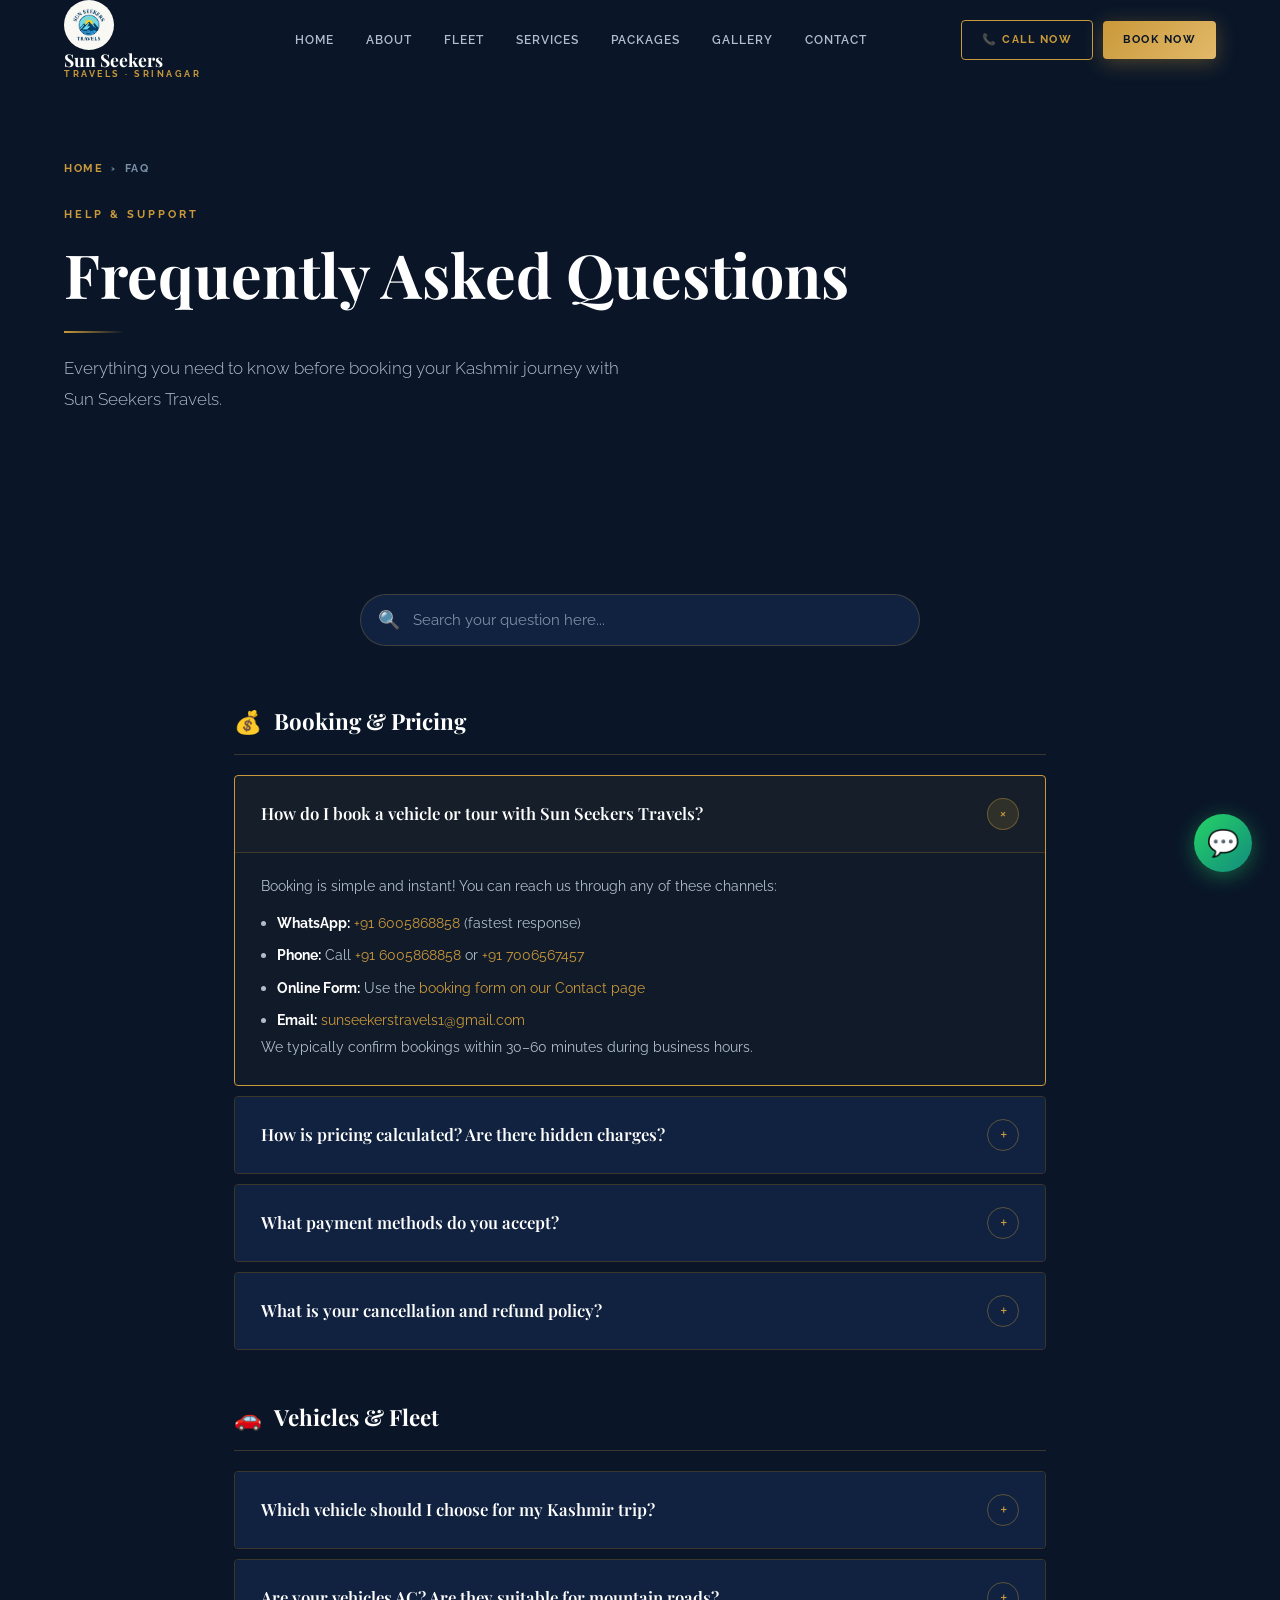
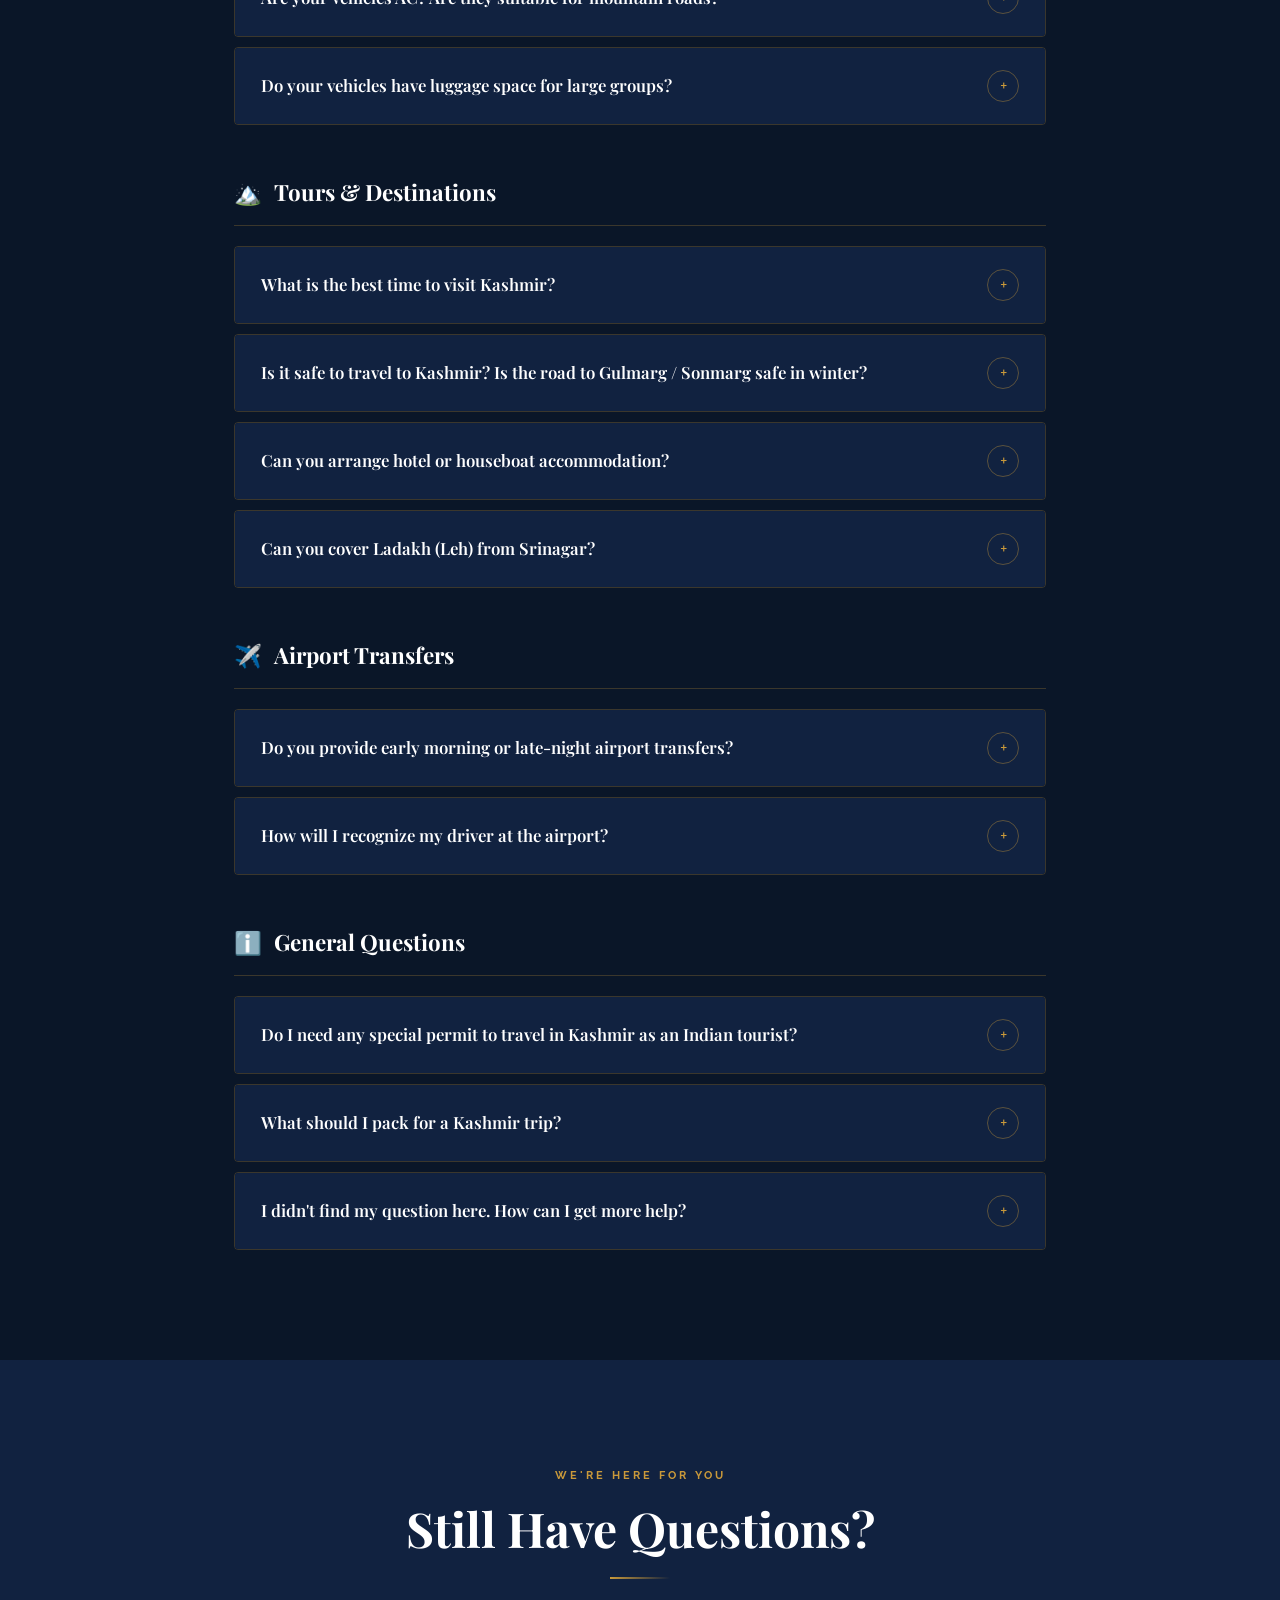
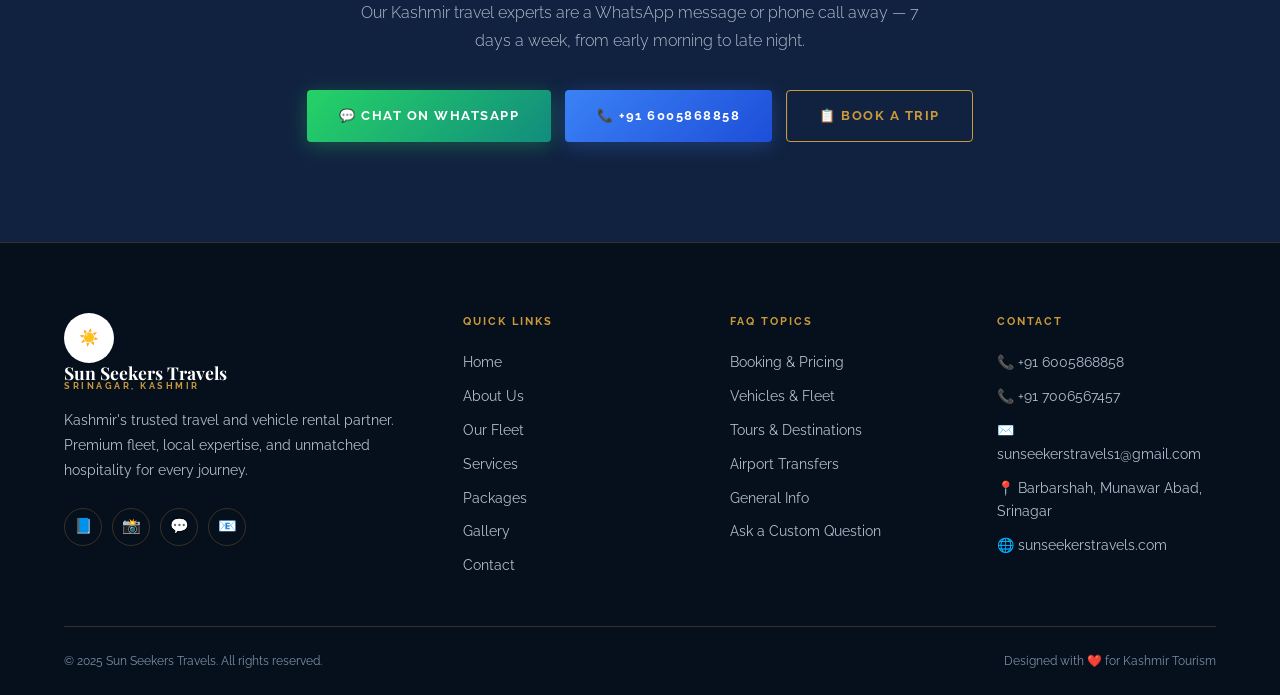
<file: faq.html>
<!DOCTYPE html>
<html lang="en">
<head>
<meta charset="UTF-8">
<meta name="viewport" content="width=device-width, initial-scale=1.0">
<meta name="description" content="Frequently asked questions about Sun Seekers Travels — Kashmir tours, vehicle booking, pricing, cancellation policy, and more. Get all your answers here.">
<title>FAQ | Sun Seekers Travels – Common Questions Answered</title>
<link rel="stylesheet" href="styles.css">
<link rel="icon" href="data:image/svg+xml,<svg xmlns='http://www.w3.org/2000/svg' viewBox='0 0 100 100'><text y='.9em' font-size='90'>☀️</text></svg>">
<style>
.faq-item {
  border: 1px solid var(--border);
  border-radius: var(--radius);
  margin-bottom: 10px;
  overflow: hidden;
  transition: border-color var(--transition);
}
.faq-item:hover { border-color: rgba(201,153,58,0.5); }
.faq-item.open { border-color: var(--gold); }

.faq-question {
  display: flex;
  align-items: center;
  justify-content: space-between;
  gap: 16px;
  padding: 22px 26px;
  cursor: pointer;
  background: var(--navy-mid);
  transition: background var(--transition);
  user-select: none;
}
.faq-question:hover, .faq-item.open .faq-question {
  background: rgba(201,153,58,0.06);
}
.faq-q-text {
  font-family: 'Playfair Display', serif;
  font-size: 1.05rem;
  font-weight: 600;
  line-height: 1.4;
  flex: 1;
}
.faq-icon {
  width: 32px; height: 32px;
  border-radius: 50%;
  border: 1.5px solid rgba(201,153,58,0.4);
  display: flex; align-items: center; justify-content: center;
  color: var(--gold);
  font-size: 1.1rem;
  transition: transform 0.3s ease, background 0.3s ease;
  flex-shrink: 0;
}
.faq-item.open .faq-icon {
  transform: rotate(45deg);
  background: rgba(201,153,58,0.15);
}

.faq-answer {
  display: none;
  padding: 0 26px 24px;
  background: rgba(201,153,58,0.03);
  border-top: 1px solid var(--border);
  font-size: 0.9rem;
  color: var(--text-light);
  line-height: 1.85;
  padding-top: 20px;
}
.faq-item.open .faq-answer { display: block; }
.faq-answer a { color: var(--gold); }
.faq-answer strong { color: var(--white); }
.faq-answer ul { margin: 10px 0 0 16px; display: flex; flex-direction: column; gap: 6px; }
.faq-answer ul li { list-style: disc; }

.faq-category-title {
  font-family: 'Playfair Display', serif;
  font-size: 1.4rem;
  font-weight: 700;
  margin-bottom: 20px;
  padding-bottom: 14px;
  border-bottom: 1px solid var(--border);
  display: flex;
  align-items: center;
  gap: 12px;
}

.faq-search-wrap {
  position: relative;
  max-width: 560px;
  margin: 0 auto 56px;
}
.faq-search-icon {
  position: absolute;
  left: 18px;
  top: 50%;
  transform: translateY(-50%);
  font-size: 18px;
  pointer-events: none;
}
#faqSearch {
  width: 100%;
  background: var(--navy-mid);
  border: 1.5px solid var(--border);
  border-radius: 50px;
  padding: 16px 24px 16px 52px;
  font-family: 'Raleway', sans-serif;
  font-size: 0.95rem;
  color: var(--white);
  outline: none;
  transition: var(--transition);
}
#faqSearch:focus {
  border-color: var(--gold);
  box-shadow: 0 0 0 3px rgba(201,153,58,0.12);
}
#faqSearch::placeholder { color: var(--text-mid); }
</style>
</head>
<body>

<!-- NAVBAR -->
<nav class="navbar scrolled" id="navbar">
  <div class="nav-inner">
    <a href="index.html" class="nav-logo">
     <div class="nav-logo-icon">
  <img src="logo.png" alt="Logo">
</div>
      <div class="nav-logo-text">
        <span class="nav-logo-name">Sun Seekers</span>
        <span class="nav-logo-sub">Travels · Srinagar</span>
      </div>
    </a>
    <div class="nav-links">
      <a href="index.html">Home</a>
      <a href="about.html">About</a>
      <a href="fleet.html">Fleet</a>
      <a href="services.html">Services</a>
      <a href="packages.html">Packages</a>
      <a href="gallery.html">Gallery</a>
      <a href="contact.html">Contact</a>
    </div>
    <div class="nav-cta">
      <a href="tel:+916005868858" class="btn btn-outline">📞 Call Now</a>
      <a href="contact.html" class="btn btn-gold">Book Now</a>
    </div>
    <button class="hamburger" aria-label="Menu"><span></span><span></span><span></span></button>
  </div>
</nav>
<div class="mobile-nav">
  <a href="index.html">Home</a><a href="about.html">About Us</a><a href="fleet.html">Our Fleet</a>
  <a href="services.html">Services</a><a href="packages.html">Packages</a>
  <a href="gallery.html">Gallery</a><a href="contact.html">Contact</a>
  <div class="mobile-btns">
    <a href="tel:+916005868858" class="btn btn-outline">📞 +91 6005868858</a>
    <a href="https://wa.me/916005868858" class="btn btn-whatsapp">💬 WhatsApp Us</a>
    <a href="contact.html" class="btn btn-gold">✈️ Book a Trip</a>
  </div>
</div>

<!-- PAGE HERO -->
<section class="page-hero">
  <div class="page-hero-bg" style="background-image:url('https://images.unsplash.com/photo-1487730116645-74489c95b41b?w=1600&q=85')"></div>
  <div class="page-hero-overlay"></div>
  <div class="container page-hero-content">
    <div class="breadcrumb"><a href="index.html">Home</a> <span>›</span> FAQ</div>
    <div class="tag">Help & Support</div>
    <h1 class="section-title" style="font-size:clamp(2.2rem,5vw,3.8rem)">Frequently Asked Questions</h1>
    <div class="divider"></div>
    <p style="color:var(--text-light);max-width:560px;font-size:1.05rem;line-height:1.8;font-weight:300">
      Everything you need to know before booking your Kashmir journey with Sun Seekers Travels.
    </p>
  </div>
</section>

<!-- FAQ CONTENT -->
<section class="section-pad">
  <div class="container" style="max-width:860px">

    <!-- Search -->
    <div class="faq-search-wrap reveal">
      <span class="faq-search-icon">🔍</span>
      <input type="text" id="faqSearch" placeholder="Search your question here...">
    </div>

    <!-- BOOKING & PRICING -->
    <div class="reveal" style="margin-bottom:48px">
      <h3 class="faq-category-title"><span>💰</span> Booking & Pricing</h3>

      <div class="faq-item open">
        <div class="faq-question" onclick="toggleFaq(this)">
          <span class="faq-q-text">How do I book a vehicle or tour with Sun Seekers Travels?</span>
          <span class="faq-icon">+</span>
        </div>
        <div class="faq-answer">
          Booking is simple and instant! You can reach us through any of these channels:
          <ul>
            <li><strong>WhatsApp:</strong> <a href="https://wa.me/916005868858">+91 6005868858</a> (fastest response)</li>
            <li><strong>Phone:</strong> Call <a href="tel:+916005868858">+91 6005868858</a> or <a href="tel:+917006567457">+91 7006567457</a></li>
            <li><strong>Online Form:</strong> Use the <a href="contact.html">booking form on our Contact page</a></li>
            <li><strong>Email:</strong> <a href="mailto:sunseekerstravels1@gmail.com">sunseekerstravels1@gmail.com</a></li>
          </ul>
          We typically confirm bookings within 30–60 minutes during business hours.
        </div>
      </div>

      <div class="faq-item">
        <div class="faq-question" onclick="toggleFaq(this)">
          <span class="faq-q-text">How is pricing calculated? Are there hidden charges?</span>
          <span class="faq-icon">+</span>
        </div>
        <div class="faq-answer">
          <strong>Never.</strong> At Sun Seekers Travels, we believe in complete pricing transparency. Our quotes include:
          <ul>
            <li>Vehicle cost for the quoted duration</li>
            <li>Driver charges and allowances</li>
            <li>Fuel, toll, and parking fees</li>
            <li>GST and applicable taxes</li>
          </ul>
          What we quote is exactly what you pay. If anything changes (extra distance, waiting time), we discuss it with you openly before charging.
        </div>
      </div>

      <div class="faq-item">
        <div class="faq-question" onclick="toggleFaq(this)">
          <span class="faq-q-text">What payment methods do you accept?</span>
          <span class="faq-icon">+</span>
        </div>
        <div class="faq-answer">
          We accept all major payment methods for your convenience:
          <ul>
            <li><strong>UPI</strong> — Google Pay, PhonePe, Paytm, BHIM</li>
            <li><strong>Bank Transfer</strong> — NEFT/IMPS/RTGS</li>
            <li><strong>Cash</strong> — Indian Rupees</li>
            <li><strong>Online</strong> — Link shared via WhatsApp</li>
          </ul>
          For group bookings, we typically request a 30% advance to confirm the reservation, with the balance due on the day of travel.
        </div>
      </div>

      <div class="faq-item">
        <div class="faq-question" onclick="toggleFaq(this)">
          <span class="faq-q-text">What is your cancellation and refund policy?</span>
          <span class="faq-icon">+</span>
        </div>
        <div class="faq-answer">
          We understand that travel plans can change. Our cancellation policy:
          <ul>
            <li><strong>7+ days before trip:</strong> Full refund of advance payment</li>
            <li><strong>3–6 days before trip:</strong> 50% refund of advance</li>
            <li><strong>1–2 days before trip:</strong> 25% refund</li>
            <li><strong>Same day cancellation:</strong> No refund (vehicle already deployed)</li>
            <li><strong>Weather-related cancellations:</strong> Full rescheduling, no penalty</li>
          </ul>
          We are always flexible for genuine emergencies — please reach out directly and we'll find a fair solution.
        </div>
      </div>

    </div>

    <!-- VEHICLES & FLEET -->
    <div class="reveal" style="margin-bottom:48px">
      <h3 class="faq-category-title"><span>🚗</span> Vehicles & Fleet</h3>

      <div class="faq-item">
        <div class="faq-question" onclick="toggleFaq(this)">
          <span class="faq-q-text">Which vehicle should I choose for my Kashmir trip?</span>
          <span class="faq-icon">+</span>
        </div>
        <div class="faq-answer">
          Here's a quick guide based on group size and comfort:
          <ul>
            <li><strong>1–4 people:</strong> Swift Dzire or Honda Amaze (sedans) — economical and comfortable</li>
            <li><strong>4–7 people:</strong> Toyota Innova or Innova Crysta — the most popular Kashmir choice</li>
            <li><strong>8–17 people:</strong> Force Urbania or Tempo Traveller</li>
            <li><strong>18–26 people:</strong> Large Tempo Traveller</li>
            <li><strong>30–50+ people:</strong> Standard or Luxury Bus</li>
          </ul>
          For mountain roads and winter travel, we always recommend the Innova Crysta or a 4WD vehicle.
        </div>
      </div>

      <div class="faq-item">
        <div class="faq-question" onclick="toggleFaq(this)">
          <span class="faq-q-text">Are your vehicles AC? Are they suitable for mountain roads?</span>
          <span class="faq-icon">+</span>
        </div>
        <div class="faq-answer">
          Yes — all our vehicles are fully air-conditioned. All vehicles are also <strong>mountain-road certified</strong> and regularly serviced specifically for Kashmir's terrain, including:
          <ul>
            <li>Snow tyres / chains for winter travel (fitted seasonally)</li>
            <li>Brake and suspension checks before every outstation trip</li>
            <li>GPS tracking installed in all vehicles</li>
            <li>First aid kits on board</li>
          </ul>
          Our drivers have years of experience driving Kashmir's high-altitude roads in all weather conditions.
        </div>
      </div>

      <div class="faq-item">
        <div class="faq-question" onclick="toggleFaq(this)">
          <span class="faq-q-text">Do your vehicles have luggage space for large groups?</span>
          <span class="faq-icon">+</span>
        </div>
        <div class="faq-answer">
          Yes. All our fleet vehicles have generous luggage compartments. For large groups with significant baggage, we recommend the <strong>Tempo Traveller</strong> or <strong>Force Urbania</strong>, both of which have dedicated overhead racks and rear storage. For buses, there is full undercarriage storage. If you have very large items (trekking gear, ski equipment, etc.), please mention it at booking so we can arrange appropriately.
        </div>
      </div>

    </div>

    <!-- TOURS & DESTINATIONS -->
    <div class="reveal" style="margin-bottom:48px">
      <h3 class="faq-category-title"><span>🏔️</span> Tours & Destinations</h3>

      <div class="faq-item">
        <div class="faq-question" onclick="toggleFaq(this)">
          <span class="faq-q-text">What is the best time to visit Kashmir?</span>
          <span class="faq-icon">+</span>
        </div>
        <div class="faq-answer">
          Kashmir is beautiful year-round, but each season offers something different:
          <ul>
            <li><strong>Spring (March–May):</strong> Tulip gardens, cherry blossoms, mild weather — most popular</li>
            <li><strong>Summer (June–August):</strong> Perfect temperature (15–25°C), all roads open, ideal for trekking</li>
            <li><strong>Autumn (Sept–Nov):</strong> Golden chinar leaves, crisp air, less crowded — photographers' favourite</li>
            <li><strong>Winter (Dec–Feb):</strong> Snowfall, skiing in Gulmarg, frozen Dal Lake — magical but cold</li>
          </ul>
          There is truly no "bad time" — just a different type of Kashmir magic in every season.
        </div>
      </div>

      <div class="faq-item">
        <div class="faq-question" onclick="toggleFaq(this)">
          <span class="faq-q-text">Is it safe to travel to Kashmir? Is the road to Gulmarg / Sonmarg safe in winter?</span>
          <span class="faq-icon">+</span>
        </div>
        <div class="faq-answer">
          <strong>Yes — Kashmir is very safe for tourists.</strong> The valley welcomes millions of visitors every year and tourism is thriving. Our drivers are experienced locals who:
          <ul>
            <li>Know every road condition and seasonal route</li>
            <li>Monitor weather and road closure alerts daily</li>
            <li>Have emergency contacts and safe stopover points mapped</li>
            <li>Never compromise on passenger safety for speed</li>
          </ul>
          In winter, mountain roads can be temporarily closed after heavy snowfall. We will always inform you in advance and suggest alternatives or rescheduling.
        </div>
      </div>

      <div class="faq-item">
        <div class="faq-question" onclick="toggleFaq(this)">
          <span class="faq-q-text">Can you arrange hotel or houseboat accommodation?</span>
          <span class="faq-icon">+</span>
        </div>
        <div class="faq-answer">
          While accommodation is not included in our standard vehicle packages, we have strong partnerships with hotels, guest houses, and houseboat owners across Kashmir. We can recommend and coordinate bookings for:
          <ul>
            <li>Traditional Kashmiri houseboats on Dal Lake</li>
            <li>Boutique hotels in Srinagar, Gulmarg, Pahalgam</li>
            <li>Budget guesthouses for backpackers</li>
            <li>Luxury resorts for premium travellers</li>
          </ul>
          Just let us know your preference and budget when booking, and we'll set everything up.
        </div>
      </div>

      <div class="faq-item">
        <div class="faq-question" onclick="toggleFaq(this)">
          <span class="faq-q-text">Can you cover Ladakh (Leh) from Srinagar?</span>
          <span class="faq-icon">+</span>
        </div>
        <div class="faq-answer">
          Yes! The <strong>Srinagar–Leh Highway</strong> is one of the most spectacular drives in the world. We offer Leh–Ladakh transfers via:
          <ul>
            <li>Srinagar → Leh via Sonamarg–Zoji La (open June–October)</li>
            <li>Multi-day Ladakh exploration packages</li>
            <li>Leh airport pickup and Nubra/Pangong tours</li>
          </ul>
          Contact us for availability and pricing — Leh routes require advance planning and special vehicle arrangements.
        </div>
      </div>

    </div>

    <!-- AIRPORT & TRANSFERS -->
    <div class="reveal" style="margin-bottom:48px">
      <h3 class="faq-category-title"><span>✈️</span> Airport Transfers</h3>

      <div class="faq-item">
        <div class="faq-question" onclick="toggleFaq(this)">
          <span class="faq-q-text">Do you provide early morning or late-night airport transfers?</span>
          <span class="faq-icon">+</span>
        </div>
        <div class="faq-answer">
          <strong>Absolutely — our airport transfer service runs 24/7.</strong> Whether your flight lands at 3 AM or you have a 5 AM departure, we will be there. We monitor flight status in real-time so we always know if there are delays. Just share your flight number with us when booking.
        </div>
      </div>

      <div class="faq-item">
        <div class="faq-question" onclick="toggleFaq(this)">
          <span class="faq-q-text">How will I recognize my driver at the airport?</span>
          <span class="faq-icon">+</span>
        </div>
        <div class="faq-answer">
          Our driver will be waiting in the <strong>arrivals hall with a name board</strong> showing your name (or "Sun Seekers Travels"). You'll also receive your driver's name, phone number, and vehicle number via WhatsApp before your flight lands. If there's any issue, you can call us directly on <a href="tel:+916005868858">+91 6005868858</a> and we'll guide you immediately.
        </div>
      </div>

    </div>

    <!-- GENERAL -->
    <div class="reveal">
      <h3 class="faq-category-title"><span>ℹ️</span> General Questions</h3>

      <div class="faq-item">
        <div class="faq-question" onclick="toggleFaq(this)">
          <span class="faq-q-text">Do I need any special permit to travel in Kashmir as an Indian tourist?</span>
          <span class="faq-icon">+</span>
        </div>
        <div class="faq-answer">
          <strong>No.</strong> Indian citizens can travel freely to all tourist areas of Jammu & Kashmir including Srinagar, Gulmarg, Pahalgam, and Sonmarg without any special permit. Only certain restricted border areas (like parts near the Line of Control) require additional permissions, and those are not typical tourist destinations. Foreign nationals may require a Protected Area Permit (PAP) for certain areas — we can advise on this based on your nationality.
        </div>
      </div>

      <div class="faq-item">
        <div class="faq-question" onclick="toggleFaq(this)">
          <span class="faq-q-text">What should I pack for a Kashmir trip?</span>
          <span class="faq-icon">+</span>
        </div>
        <div class="faq-answer">
          Packing depends on the season, but here are universal essentials:
          <ul>
            <li><strong>Year-round:</strong> Comfortable walking shoes, sunscreen (high altitude = strong UV), light jacket for evenings</li>
            <li><strong>Winter:</strong> Heavy thermal layers, waterproof jacket, snow boots, gloves, woolen socks</li>
            <li><strong>Summer:</strong> Light cotton clothes, rain poncho (July–August), sunglasses</li>
            <li><strong>All seasons:</strong> Power bank (limited charging at scenic spots), camera, valid ID</li>
          </ul>
          We're happy to give personalized packing advice based on your specific itinerary — just ask!
        </div>
      </div>

      <div class="faq-item">
        <div class="faq-question" onclick="toggleFaq(this)">
          <span class="faq-q-text">I didn't find my question here. How can I get more help?</span>
          <span class="faq-icon">+</span>
        </div>
        <div class="faq-answer">
          No worries at all! Our team is available every day and responds within minutes on WhatsApp. You can also call us directly.
          <br><br>
          <div style="display:flex;flex-wrap:wrap;gap:12px;margin-top:8px">
            <a href="https://wa.me/916005868858" class="btn btn-whatsapp" style="padding:11px 22px;font-size:12px" target="_blank">💬 WhatsApp Us</a>
            <a href="tel:+916005868858" class="btn btn-outline" style="padding:11px 22px;font-size:12px">📞 Call Now</a>
            <a href="contact.html" class="btn btn-gold" style="padding:11px 22px;font-size:12px">✉️ Contact Form</a>
          </div>
        </div>
      </div>

    </div>
  </div>
</section>

<!-- STILL HAVE QUESTIONS -->
<section class="section-pad section-dark" style="text-align:center">
  <div class="container reveal">
    <div class="tag">We're Here for You</div>
    <h2 class="section-title">Still Have Questions?</h2>
    <div class="divider center"></div>
    <p class="section-subtitle">Our Kashmir travel experts are a WhatsApp message or phone call away — 7 days a week, from early morning to late night.</p>
    <div style="display:flex;justify-content:center;flex-wrap:wrap;gap:14px;margin-top:36px">
      <a href="https://wa.me/916005868858" class="btn btn-whatsapp" target="_blank">💬 Chat on WhatsApp</a>
      <a href="tel:+916005868858" class="btn btn-call">📞 +91 6005868858</a>
      <a href="contact.html" class="btn btn-outline">📋 Book a Trip</a>
    </div>
  </div>
</section>

<!-- FOOTER -->
<footer class="footer">
  <div class="container">
    <div class="footer-grid">
      <div>
        <div class="nav-logo" style="margin-bottom:16px">
          <div class="nav-logo-icon">☀️</div>
          <div class="nav-logo-text"><span class="nav-logo-name">Sun Seekers Travels</span><span class="nav-logo-sub">Srinagar, Kashmir</span></div>
        </div>
        <p class="footer-desc">Kashmir's trusted travel and vehicle rental partner. Premium fleet, local expertise, and unmatched hospitality for every journey.</p>
        <div class="social-links">
          <a href="#" class="social-link">📘</a><a href="#" class="social-link">📸</a>
          <a href="https://wa.me/916005868858" class="social-link">💬</a>
          <a href="mailto:sunseekerstravels1@gmail.com" class="social-link">📧</a>
        </div>
      </div>
      <div>
        <h4 class="footer-heading">Quick Links</h4>
        <div class="footer-links">
          <a href="index.html">Home</a><a href="about.html">About Us</a><a href="fleet.html">Our Fleet</a>
          <a href="services.html">Services</a><a href="packages.html">Packages</a>
          <a href="gallery.html">Gallery</a><a href="contact.html">Contact</a>
        </div>
      </div>
      <div>
        <h4 class="footer-heading">FAQ Topics</h4>
        <div class="footer-links">
          <a href="faq.html#booking">Booking & Pricing</a>
          <a href="faq.html#vehicles">Vehicles & Fleet</a>
          <a href="faq.html#tours">Tours & Destinations</a>
          <a href="faq.html#airport">Airport Transfers</a>
          <a href="faq.html#general">General Info</a>
          <a href="contact.html">Ask a Custom Question</a>
        </div>
      </div>
      <div>
        <h4 class="footer-heading">Contact</h4>
        <div class="footer-links">
          <a href="tel:+916005868858">📞 +91 6005868858</a>
          <a href="tel:+917006567457">📞 +91 7006567457</a>
          <a href="mailto:sunseekerstravels1@gmail.com">✉️ sunseekerstravels1@gmail.com</a>
          <a href="contact.html">📍 Barbarshah, Munawar Abad, Srinagar</a>
          <a href="http://sunseekerstravels.com" target="_blank">🌐 sunseekerstravels.com</a>
        </div>
      </div>
    </div>
    <div class="footer-bottom">
      <span>© 2025 Sun Seekers Travels. All rights reserved.</span>
      <span>Designed with ❤️ for Kashmir Tourism</span>
    </div>
  </div>
</footer>

<a href="https://wa.me/916005868858?text=Hello%20Sun%20Seekers%20Travels!" class="sticky-wa" target="_blank">💬</a>
<script src="main.js"></script>
<script>
function toggleFaq(header) {
  const item = header.parentElement;
  // Close all others
  document.querySelectorAll('.faq-item.open').forEach(el => {
    if (el !== item) el.classList.remove('open');
  });
  item.classList.toggle('open');
}

// Live search
const searchInput = document.getElementById('faqSearch');
searchInput.addEventListener('input', () => {
  const q = searchInput.value.toLowerCase().trim();
  document.querySelectorAll('.faq-item').forEach(item => {
    const text = item.textContent.toLowerCase();
    item.style.display = (!q || text.includes(q)) ? '' : 'none';
    if (q && text.includes(q)) item.classList.add('open');
  });
  // Show/hide category titles if all children hidden
  document.querySelectorAll('.faq-category-title').forEach(title => {
    const section = title.parentElement;
    const visibleItems = [...section.querySelectorAll('.faq-item')].filter(el => el.style.display !== 'none');
    section.style.display = visibleItems.length ? '' : 'none';
  });
});
</script>
</body>
</html>
</file>
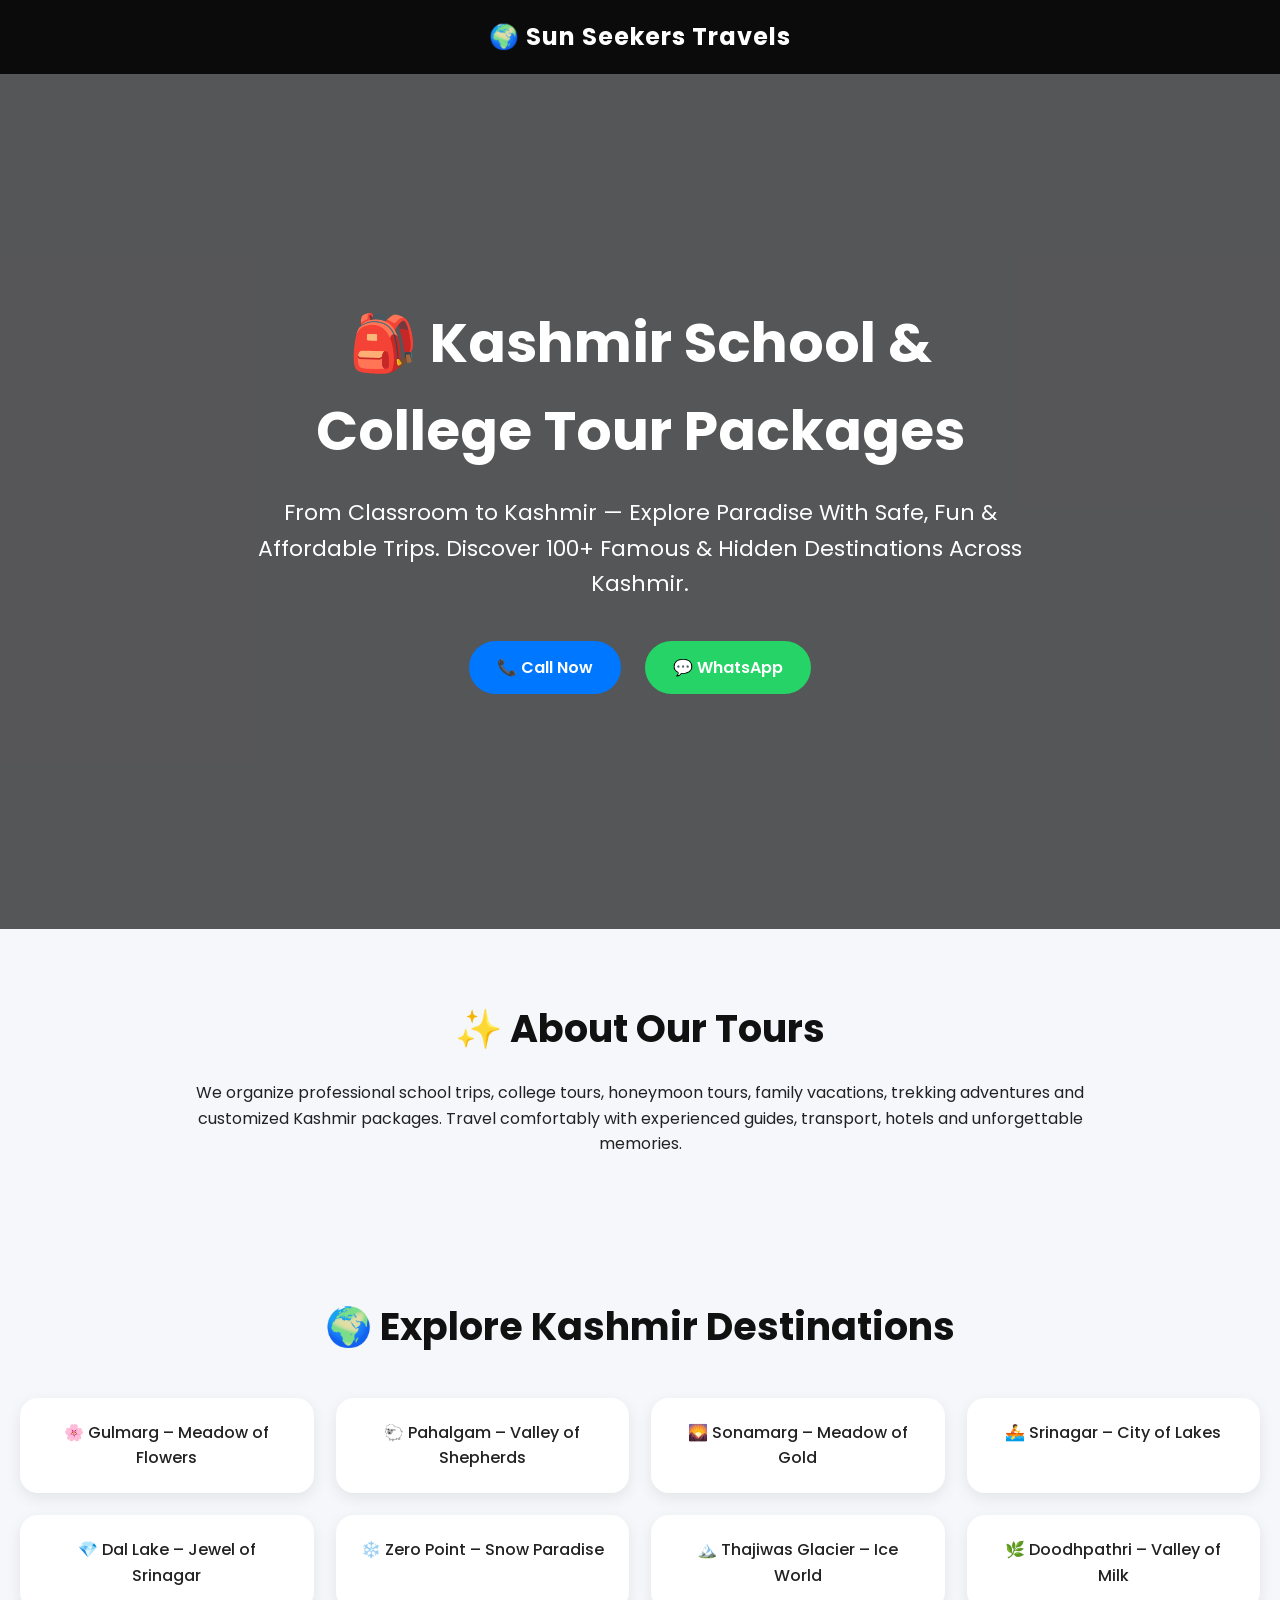
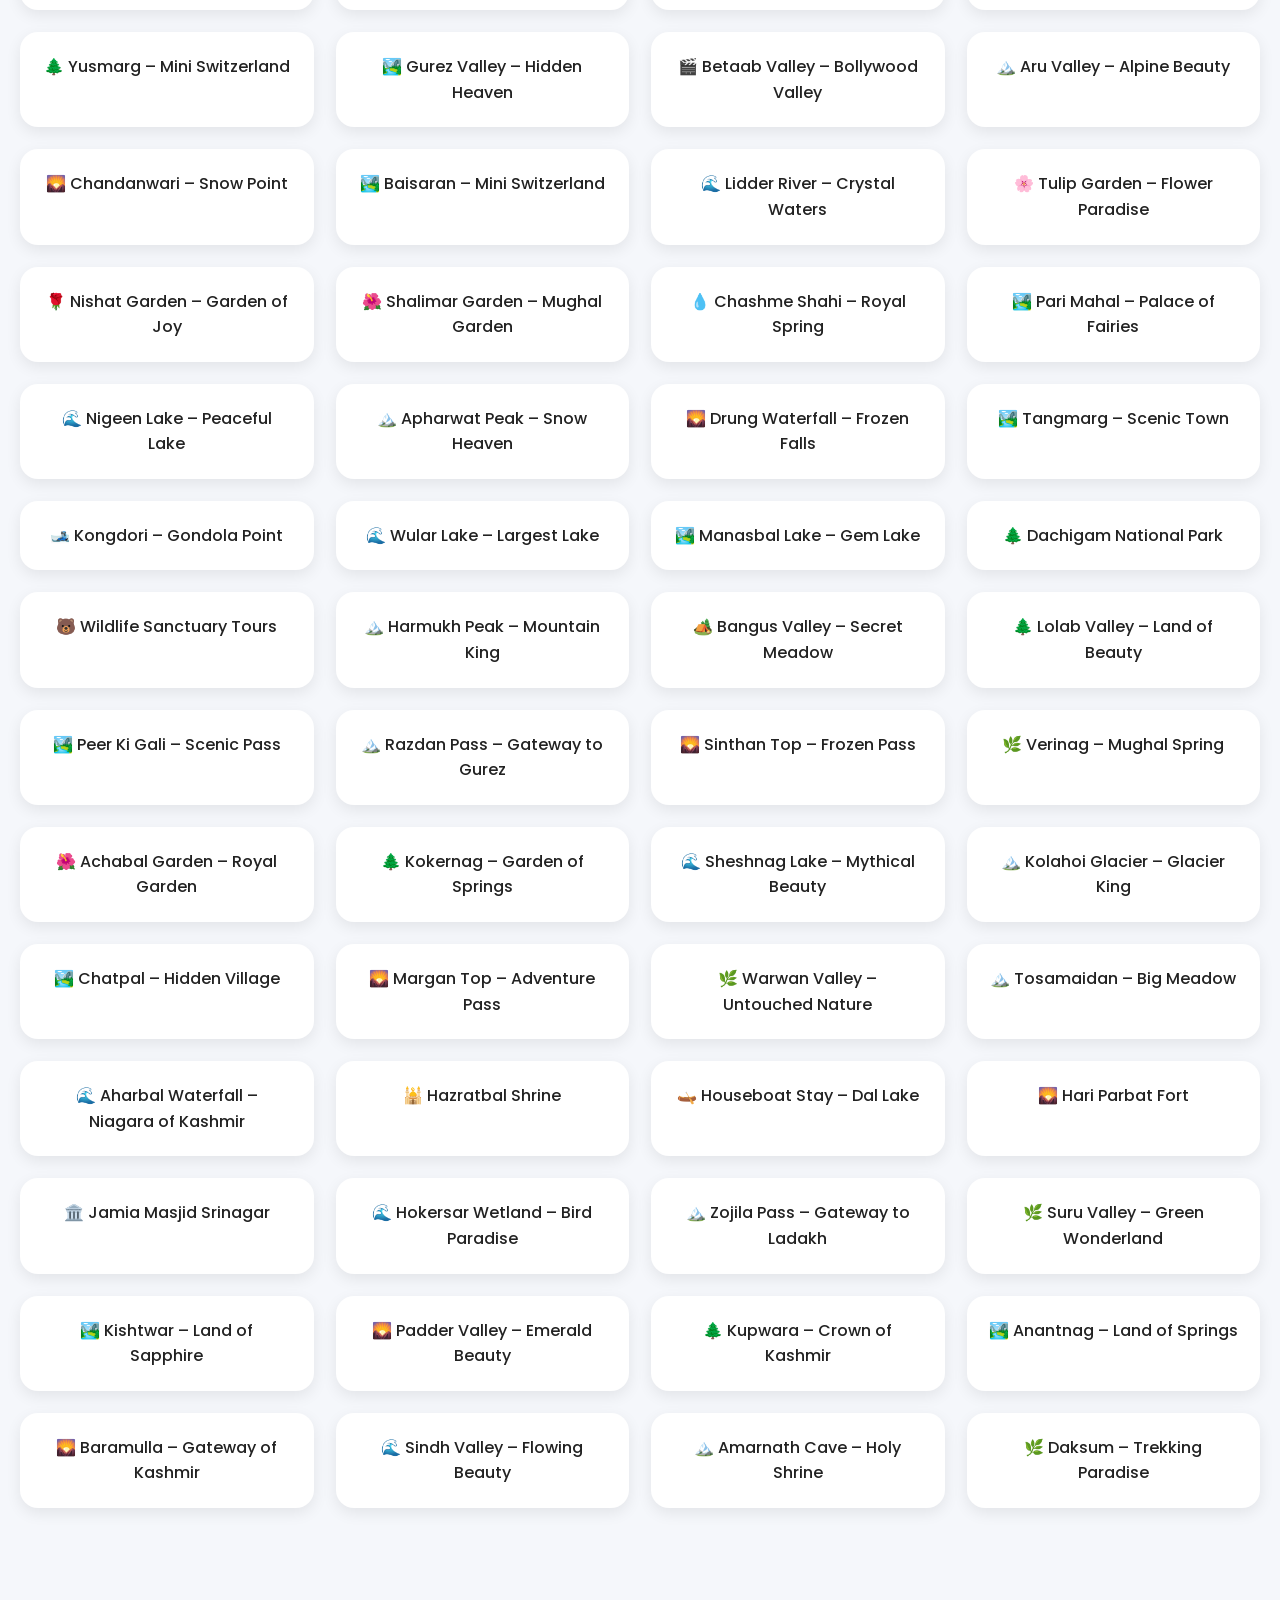
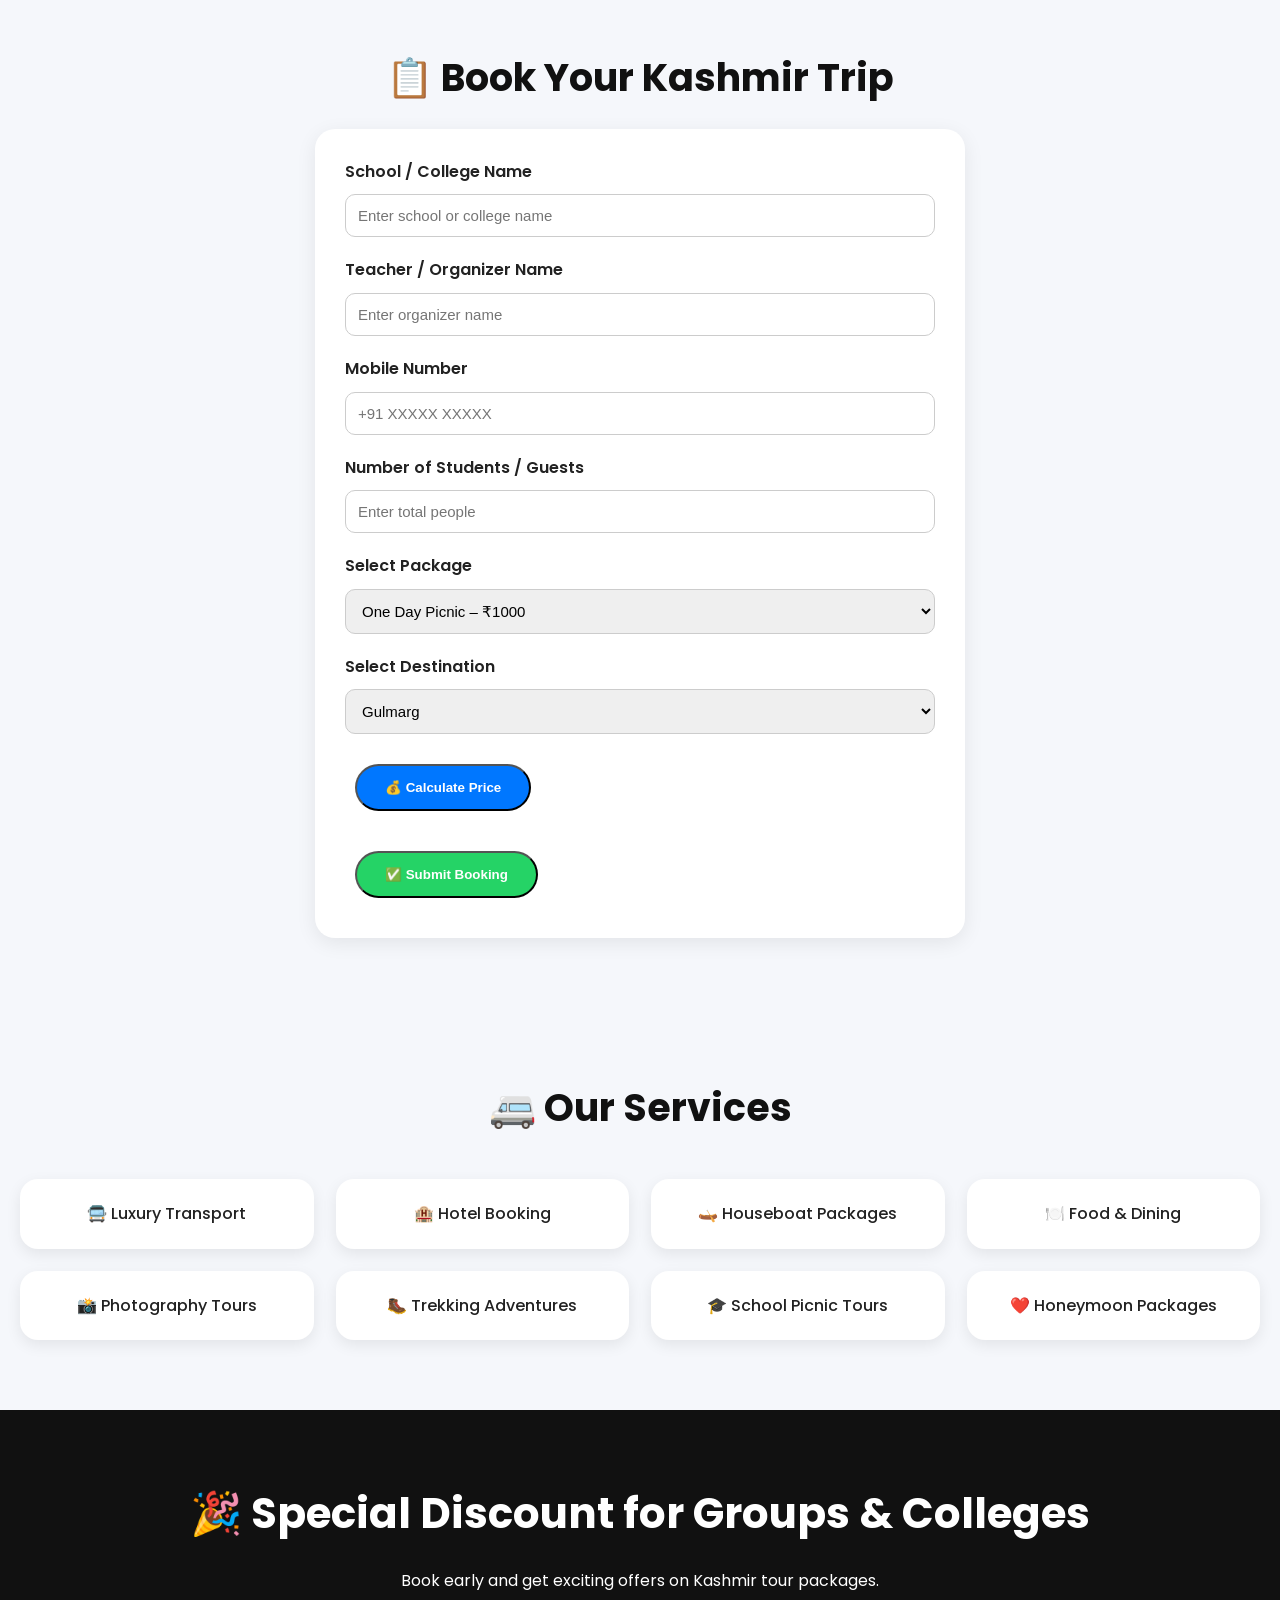
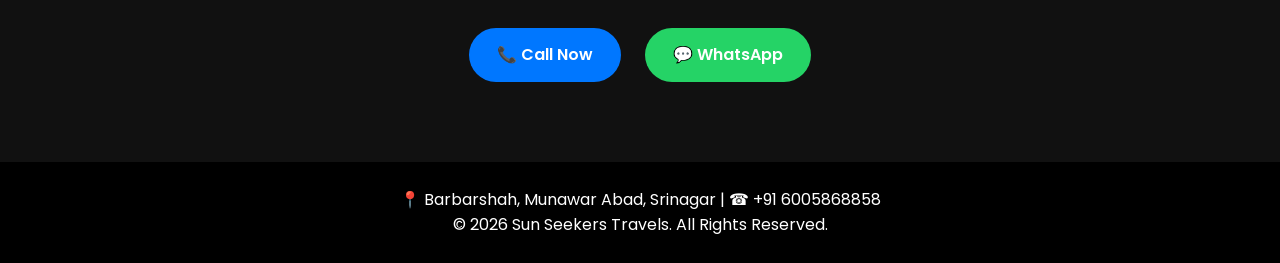
<file: picnic.html>
<!DOCTYPE html>
<html lang="en">
<head>
<meta charset="UTF-8">
<meta name="viewport" content="width=device-width, initial-scale=1.0">

<title>Best Picnic Spots in Kashmir 2026 | Family & Group Picnic Packages</title>

<meta name="description" content="Discover the best picnic spots in Kashmir with Sun Seekers Travels. Enjoy family picnics, group outings, riverside locations, meadows, gardens, and customized Kashmir picnic packages.">

<meta name="keywords" content="Kashmir picnic spots, picnic places in Kashmir, family picnic Kashmir, group picnic Kashmir, Srinagar picnic spots, Kashmir travel packages, Kashmir tourism, Sun Seekers Travels">

<meta name="robots" content="index, follow, max-image-preview:large">

<link rel="canonical" href="https://sunseekerstravels.com/picnic.html">

<meta name="author" content="Sun Seekers Travels">

<!-- Open Graph -->
<meta property="og:type" content="website">
<meta property="og:title" content="Best Picnic Spots in Kashmir | Sun Seekers Travels">
<meta property="og:description" content="Explore beautiful picnic destinations across Kashmir with customized picnic packages for families, friends, and corporate groups.">
<meta property="og:url" content="https://sunseekerstravels.com/picnic.html">
<meta property="og:site_name" content="Sun Seekers Travels">
<meta property="og:image" content="https://sunseekerstravels.com/images/picnic-kashmir.jpg">

<!-- Twitter -->
<meta name="twitter:card" content="summary_large_image">
<meta name="twitter:title" content="Best Picnic Spots in Kashmir | Sun Seekers Travels">
<meta name="twitter:description" content="Plan your perfect Kashmir picnic with Sun Seekers Travels. Discover scenic picnic destinations and customized packages.">
<meta name="twitter:image" content="https://sunseekerstravels.com/images/picnic-kashmir.jpg">

<link rel="preconnect" href="https://fonts.googleapis.com">
<link rel="preconnect" href="https://fonts.gstatic.com" crossorigin>

<link href="https://fonts.googleapis.com/css2?family=Poppins:wght@300;500;700&display=swap" rel="stylesheet">

<!-- Schema.org -->
<script type="application/ld+json">
{
  "@context":"https://schema.org",
  "@type":"TouristTrip",
  "name":"Kashmir Picnic Packages",
  "description":"Explore the best picnic spots in Kashmir with family and group picnic packages from Sun Seekers Travels.",
  "provider":{
    "@type":"TravelAgency",
    "name":"Sun Seekers Travels",
    "url":"https://sunseekerstravels.com"
  }
}
</script>
<style>
*{
    margin:0;
    padding:0;
    box-sizing:border-box;
}

body{
    font-family:'Poppins',sans-serif;
    background:#f5f7fb;
    color:#222;
    line-height:1.6;
}

/* HEADER */
header{
    position:sticky;
    top:0;
    z-index:1000;
    background:#0b0b0b;
    color:#fff;
    padding:18px;
    text-align:center;
    font-size:24px;
    font-weight:700;
    letter-spacing:1px;
}

/* HERO */
.hero{
    background:url('https://images.unsplash.com/photo-1605540436563-5bca919ae766') center/cover no-repeat;
    height:95vh;
    display:flex;
    align-items:center;
    justify-content:center;
    text-align:center;
    position:relative;
    color:white;
}

.hero::after{
    content:'';
    position:absolute;
    width:100%;
    height:100%;
    background:rgba(0,0,0,0.65);
}

.hero-content{
    position:relative;
    z-index:2;
    max-width:850px;
    padding:20px;
}

.hero h1{
    font-size:55px;
    margin-bottom:20px;
}

.hero p{
    font-size:22px;
    margin-bottom:30px;
}

/* BUTTONS */
.btn{
    display:inline-block;
    padding:14px 28px;
    border-radius:35px;
    text-decoration:none;
    color:white;
    background:#0077ff;
    margin:10px;
    transition:0.3s;
    font-weight:600;
}

.btn:hover{
    transform:translateY(-4px);
    opacity:0.9;
}

.whatsapp{
    background:#25D366;
}

/* SECTIONS */
.section{
    padding:70px 20px;
    text-align:center;
}

.section h2{
    font-size:38px;
    margin-bottom:20px;
    color:#111;
}

.section p{
    max-width:900px;
    margin:auto;
}

/* GRID */
.grid{
    display:grid;
    grid-template-columns:repeat(auto-fit,minmax(240px,1fr));
    gap:22px;
    margin-top:40px;
}

/* CARDS */
.card{
    background:white;
    padding:22px;
    border-radius:18px;
    box-shadow:0 5px 15px rgba(0,0,0,0.08);
    transition:0.3s;
    font-weight:500;
}

.card:hover{
    transform:translateY(-8px);
}

/* FORM */
form{
    background:white;
    padding:30px;
    border-radius:20px;
    box-shadow:0 5px 20px rgba(0,0,0,0.08);
}

label{
    font-weight:600;
}

input,
select{
    width:100%;
    padding:12px;
    margin:10px 0 20px;
    border-radius:10px;
    border:1px solid #ccc;
    font-size:15px;
}

/* CTA */
.cta{
    background:#111;
    color:white;
    text-align:center;
    padding:70px 20px;
}

.cta h2{
    font-size:42px;
    margin-bottom:20px;
}

/* FOOTER */
.footer{
    background:#000;
    color:white;
    text-align:center;
    padding:25px;
}

/* RESPONSIVE */
@media(max-width:768px){

.hero h1{
    font-size:36px;
}

.hero p{
    font-size:18px;
}

.section h2{
    font-size:28px;
}

}
</style>
</head>

<body>

<!-- HEADER -->
<header>
🌍 Sun Seekers Travels
</header>

<!-- HERO -->
<section class="hero">
<div class="hero-content">

<h1>🎒 Kashmir School & College Tour Packages</h1>

<p>
From Classroom to Kashmir — Explore Paradise With Safe, Fun & Affordable Trips.
Discover 100+ Famous & Hidden Destinations Across Kashmir.
</p>

<a href="tel:+916005868858" class="btn">📞 Call Now</a>

<a href="https://wa.me/916005868858" class="btn whatsapp">
💬 WhatsApp
</a>

</div>
</section>

<!-- ABOUT -->
<section class="section">

<h2>✨ About Our Tours</h2>

<p>
We organize professional school trips, college tours, honeymoon tours,
family vacations, trekking adventures and customized Kashmir packages.
Travel comfortably with experienced guides, transport, hotels and unforgettable memories.
</p>

</section>

<!-- DESTINATIONS -->
<section class="section">

<h2>🌍 Explore Kashmir Destinations</h2>

<div class="grid">

<div class="card">🌸 Gulmarg – Meadow of Flowers</div>
<div class="card">🐑 Pahalgam – Valley of Shepherds</div>
<div class="card">🌄 Sonamarg – Meadow of Gold</div>
<div class="card">🚣 Srinagar – City of Lakes</div>
<div class="card">💎 Dal Lake – Jewel of Srinagar</div>

<div class="card">❄️ Zero Point – Snow Paradise</div>
<div class="card">🏔️ Thajiwas Glacier – Ice World</div>
<div class="card">🌿 Doodhpathri – Valley of Milk</div>
<div class="card">🌲 Yusmarg – Mini Switzerland</div>
<div class="card">🏞️ Gurez Valley – Hidden Heaven</div>

<div class="card">🎬 Betaab Valley – Bollywood Valley</div>
<div class="card">🏔️ Aru Valley – Alpine Beauty</div>
<div class="card">🌄 Chandanwari – Snow Point</div>
<div class="card">🏞️ Baisaran – Mini Switzerland</div>
<div class="card">🌊 Lidder River – Crystal Waters</div>

<div class="card">🌸 Tulip Garden – Flower Paradise</div>
<div class="card">🌹 Nishat Garden – Garden of Joy</div>
<div class="card">🌺 Shalimar Garden – Mughal Garden</div>
<div class="card">💧 Chashme Shahi – Royal Spring</div>
<div class="card">🏞️ Pari Mahal – Palace of Fairies</div>

<div class="card">🌊 Nigeen Lake – Peaceful Lake</div>
<div class="card">🏔️ Apharwat Peak – Snow Heaven</div>
<div class="card">🌄 Drung Waterfall – Frozen Falls</div>
<div class="card">🏞️ Tangmarg – Scenic Town</div>
<div class="card">🎿 Kongdori – Gondola Point</div>

<div class="card">🌊 Wular Lake – Largest Lake</div>
<div class="card">🏞️ Manasbal Lake – Gem Lake</div>
<div class="card">🌲 Dachigam National Park</div>
<div class="card">🐻 Wildlife Sanctuary Tours</div>
<div class="card">🏔️ Harmukh Peak – Mountain King</div>

<div class="card">🏕️ Bangus Valley – Secret Meadow</div>
<div class="card">🌲 Lolab Valley – Land of Beauty</div>
<div class="card">🏞️ Peer Ki Gali – Scenic Pass</div>
<div class="card">🏔️ Razdan Pass – Gateway to Gurez</div>
<div class="card">🌄 Sinthan Top – Frozen Pass</div>

<div class="card">🌿 Verinag – Mughal Spring</div>
<div class="card">🌺 Achabal Garden – Royal Garden</div>
<div class="card">🌲 Kokernag – Garden of Springs</div>
<div class="card">🌊 Sheshnag Lake – Mythical Beauty</div>
<div class="card">🏔️ Kolahoi Glacier – Glacier King</div>

<div class="card">🏞️ Chatpal – Hidden Village</div>
<div class="card">🌄 Margan Top – Adventure Pass</div>
<div class="card">🌿 Warwan Valley – Untouched Nature</div>
<div class="card">🏔️ Tosamaidan – Big Meadow</div>
<div class="card">🌊 Aharbal Waterfall – Niagara of Kashmir</div>

<div class="card">🕌 Hazratbal Shrine</div>
<div class="card">🛶 Houseboat Stay – Dal Lake</div>
<div class="card">🌄 Hari Parbat Fort</div>
<div class="card">🏛️ Jamia Masjid Srinagar</div>
<div class="card">🌊 Hokersar Wetland – Bird Paradise</div>

<div class="card">🏔️ Zojila Pass – Gateway to Ladakh</div>
<div class="card">🌿 Suru Valley – Green Wonderland</div>
<div class="card">🏞️ Kishtwar – Land of Sapphire</div>
<div class="card">🌄 Padder Valley – Emerald Beauty</div>
<div class="card">🌲 Kupwara – Crown of Kashmir</div>

<div class="card">🏞️ Anantnag – Land of Springs</div>
<div class="card">🌄 Baramulla – Gateway of Kashmir</div>
<div class="card">🌊 Sindh Valley – Flowing Beauty</div>
<div class="card">🏔️ Amarnath Cave – Holy Shrine</div>
<div class="card">🌿 Daksum – Trekking Paradise</div>

</div>
</section>

<!-- BOOKING -->
<section class="section">

<h2>📋 Book Your Kashmir Trip</h2>

<form style="max-width:650px;margin:auto;text-align:left;">

<label>School / College Name</label>
<input type="text" placeholder="Enter school or college name" required>

<label>Teacher / Organizer Name</label>
<input type="text" placeholder="Enter organizer name" required>

<label>Mobile Number</label>
<input type="tel" placeholder="+91 XXXXX XXXXX" required>

<label>Number of Students / Guests</label>
<input type="number" id="students" placeholder="Enter total people" required>

<label>Select Package</label>

<select id="package">

<option value="1000">One Day Picnic – ₹1000</option>

<option value="3000">2-3 Days Tour – ₹3000</option>

<option value="5000">4-5 Days Kashmir Tour – ₹5000</option>

<option value="8000">Premium Kashmir Package – ₹8000</option>

<option value="custom">Custom Kashmir Tour</option>

</select>

<label>Select Destination</label>

<select required>

<option>Gulmarg</option>
<option>Pahalgam</option>
<option>Sonamarg</option>
<option>Zero Point</option>
<option>Dal Lake</option>
<option>Gurez Valley</option>
<option>Doodhpathri</option>
<option>Yusmarg</option>
<option>Tulip Garden</option>
<option>Betaab Valley</option>
<option>Drung Waterfall</option>
<option>Lolab Valley</option>
<option>Peer Ki Gali</option>
<option>Razdan Pass</option>
<option>Sinthan Top</option>
<option>Sheshnag Lake – Mythical Beauty</option>
<option>Tosamaidan – Big Meadow</option>
<option>Warwan Valley – Untouched Nature</option>
<option>Daksum – Trekking Paradise</option>
</select>

<button type="button" class="btn" onclick="calculatePrice()">
💰 Calculate Price
</button>

<h3 id="total" style="margin-top:20px;color:#0077ff;"></h3>

<button class="btn whatsapp">
✅ Submit Booking
</button>

</form>
</section>

<!-- SERVICES -->
<section class="section">

<h2>🚐 Our Services</h2>

<div class="grid">

<div class="card">🚍 Luxury Transport</div>
<div class="card">🏨 Hotel Booking</div>
<div class="card">🛶 Houseboat Packages</div>
<div class="card">🍽️ Food & Dining</div>
<div class="card">📸 Photography Tours</div>
<div class="card">🥾 Trekking Adventures</div>
<div class="card">🎓 School Picnic Tours</div>
<div class="card">❤️ Honeymoon Packages</div>

</div>

</section>

<!-- CTA -->
<section class="cta">

<h2>🎉 Special Discount for Groups & Colleges</h2>

<p style="margin-bottom:25px;">
Book early and get exciting offers on Kashmir tour packages.
</p>

<a href="tel:+916005868858" class="btn">
📞 Call Now
</a>

<a href="https://wa.me/916005868858" class="btn whatsapp">
💬 WhatsApp
</a>

</section>

<!-- FOOTER -->
<div class="footer">

<p>📍 Barbarshah, Munawar Abad, Srinagar | ☎ +91 6005868858</p>

<p>© 2026 Sun Seekers Travels. All Rights Reserved.</p>

</div>

<!-- JAVASCRIPT -->
<script>

function calculatePrice(){

let students = document.getElementById("students").value;

let price = document.getElementById("package").value;

if(students === ""){
    alert("Please enter number of students");
    return;
}

if(price === "custom"){

document.getElementById("total").innerHTML =
"📞 Contact us for custom package pricing.";

return;

}

let total = students * price;

document.getElementById("total").innerHTML =
"🎉 Total Package Price: ₹" + total;

}

</script>

</body>
</html>
</file>
<file: styles.css>
/* ============================================
   SUN SEEKERS TRAVELS — GLOBAL STYLESHEET
   ============================================ */
@import url('https://fonts.googleapis.com/css2?family=Playfair+Display:ital,wght@0,400;0,600;0,700;0,900;1,400;1,600&family=Raleway:wght@300;400;500;600;700&family=Cormorant+Garamond:ital,wght@0,300;0,400;1,300&display=swap');

:root {
  --navy: #0A1628;
  --navy-mid: #112240;
  --navy-light: #1a3357;
  --gold: #C9993A;
  --gold-light: #E2B96A;
  --gold-pale: #F5E6C8;
  --white: #FFFFFF;
  --off-white: #F8F5EF;
  --text-light: #B0BECC;
  --text-mid: #7A8FA6;
  --border: rgba(201,153,58,0.25);
  --shadow: 0 20px 60px rgba(10,22,40,0.4);
  --radius: 4px;
  --transition: 0.35s cubic-bezier(0.4,0,0.2,1);
}

*,*::before,*::after{box-sizing:border-box;margin:0;padding:0}
html{scroll-behavior:smooth}
body{font-family:'Raleway',sans-serif;background:var(--navy);color:var(--white);line-height:1.7;overflow-x:hidden}
img{max-width:100%;display:block}
a{text-decoration:none;color:inherit}
ul{list-style:none}
button{cursor:pointer;border:none;background:none;font-family:inherit}
::-webkit-scrollbar{width:5px}
::-webkit-scrollbar-track{background:var(--navy)}
::-webkit-scrollbar-thumb{background:var(--gold);border-radius:3px}

.container{max-width:1200px;margin:0 auto;padding:0 24px}
.section-pad{padding:100px 0}
.gold{color:var(--gold)}
.text-center{text-align:center}

.tag{display:inline-block;font-size:11px;font-weight:700;letter-spacing:3px;text-transform:uppercase;color:var(--gold);margin-bottom:14px}
.section-title{font-family:'Playfair Display',serif;font-size:clamp(2rem,4vw,3rem);font-weight:700;line-height:1.2;color:var(--white)}
.section-subtitle{font-size:1rem;color:var(--text-light);max-width:560px;margin:16px auto 0;font-weight:300}
.divider{width:60px;height:2px;background:linear-gradient(90deg,var(--gold),transparent);margin:20px 0}
.divider.center{margin:20px auto}

/* Buttons */
.btn{display:inline-flex;align-items:center;gap:10px;padding:14px 32px;border-radius:var(--radius);font-family:'Raleway',sans-serif;font-weight:700;font-size:13px;letter-spacing:1.5px;text-transform:uppercase;transition:var(--transition);position:relative;overflow:hidden}
.btn::before{content:'';position:absolute;inset:0;background:rgba(255,255,255,0.1);transform:translateX(-100%);transition:var(--transition)}
.btn:hover::before{transform:translateX(0)}
.btn-gold{background:linear-gradient(135deg,var(--gold),var(--gold-light));color:var(--navy);box-shadow:0 4px 20px rgba(201,153,58,0.35)}
.btn-gold:hover{transform:translateY(-2px);box-shadow:0 8px 30px rgba(201,153,58,0.5)}
.btn-outline{border:1.5px solid var(--gold);color:var(--gold);background:transparent}
.btn-outline:hover{background:rgba(201,153,58,0.1);transform:translateY(-2px)}
.btn-white{background:var(--white);color:var(--navy)}
.btn-white:hover{background:var(--gold-pale);transform:translateY(-2px)}
.btn-whatsapp{background:linear-gradient(135deg,#25D366,#128C7E);color:var(--white);box-shadow:0 4px 20px rgba(37,211,102,0.3)}
.btn-whatsapp:hover{transform:translateY(-2px);box-shadow:0 8px 30px rgba(37,211,102,0.45)}
.btn-call{background:linear-gradient(135deg,#3B82F6,#1D4ED8);color:var(--white);box-shadow:0 4px 20px rgba(59,130,246,0.3)}
.btn-call:hover{transform:translateY(-2px)}

/* Navbar */
.navbar{position:fixed;top:0;left:0;right:0;z-index:1000;transition:var(--transition)}
.navbar.scrolled{background:rgba(10,22,40,0.97);backdrop-filter:blur(20px);border-bottom:1px solid var(--border);box-shadow:0 4px 30px rgba(0,0,0,0.3)}
.nav-inner{max-width:1200px;margin:0 auto;padding:0 24px;display:flex;align-items:center;justify-content:space-between;height:80px}
.nav-logo-icon {
  width: 50px;        /* size adjust kar sakte ho */
  height: 50px;
  border-radius: 50%; /* makes it circle */
  overflow: hidden;   /* extra image cut ho jayegi */
  display: flex;
  align-items: center;
  justify-content: center;
  background: #fff;   /* optional background */
}

.nav-logo-icon img {
  width: 100%;
  height: 100%;
  object-fit: cover;  /* image properly fit hogi */
}
.nav-logo-text{display:flex;flex-direction:column;line-height:1.1}
.nav-logo-name{font-family:'Playfair Display',serif;font-size:1.1rem;font-weight:700;color:var(--white)}
.nav-logo-sub{font-size:9px;font-weight:700;letter-spacing:2.5px;text-transform:uppercase;color:var(--gold)}
.nav-links{display:flex;align-items:center;gap:4px}
.nav-links a{padding:8px 14px;font-size:12px;font-weight:600;letter-spacing:1px;text-transform:uppercase;color:var(--text-light);transition:var(--transition);border-radius:var(--radius);position:relative}
.nav-links a::after{content:'';position:absolute;bottom:4px;left:14px;right:14px;height:1px;background:var(--gold);transform:scaleX(0);transition:var(--transition)}
.nav-links a:hover,.nav-links a.active{color:var(--white)}
.nav-links a:hover::after,.nav-links a.active::after{transform:scaleX(1)}
.nav-cta{display:flex;align-items:center;gap:10px}
.nav-cta .btn{padding:10px 20px;font-size:11px}

.hamburger{display:none;flex-direction:column;gap:5px;padding:8px;cursor:pointer}
.hamburger span{display:block;width:24px;height:2px;background:var(--gold);transition:var(--transition);border-radius:2px}
.hamburger.open span:nth-child(1){transform:rotate(45deg) translate(5px,5px)}
.hamburger.open span:nth-child(2){opacity:0}
.hamburger.open span:nth-child(3){transform:rotate(-45deg) translate(5px,-5px)}

.mobile-nav{display:none;position:fixed;top:80px;left:0;right:0;bottom:0;background:rgba(10,22,40,0.98);backdrop-filter:blur(20px);z-index:999;flex-direction:column;align-items:center;justify-content:center;gap:8px}
.mobile-nav.open{display:flex}
.mobile-nav a{font-size:1.3rem;font-family:'Playfair Display',serif;font-weight:600;color:var(--text-light);padding:16px 40px;transition:var(--transition);border-bottom:1px solid var(--border);width:100%;text-align:center}
.mobile-nav a:hover{color:var(--gold)}
.mobile-nav .mobile-btns{display:flex;flex-direction:column;gap:12px;margin-top:24px;width:80%;align-items:center}
.mobile-nav .btn{width:100%;justify-content:center}

/* Hero */
.hero{position:relative;min-height:100vh;display:flex;align-items:center;overflow:hidden}
.hero-bg{position:absolute;inset:0;background:linear-gradient(to bottom,rgba(10,22,40,0.65) 0%,rgba(10,22,40,0.35) 50%,rgba(10,22,40,0.85) 100%),url('https://images.unsplash.com/photo-1701957494338-95527b753a7f?q=80&w=1074&auto=format&fit=crop&ixlib=rb-4.1.0&ixid=M3wxMjA3fDB8MHxwaG90by1wYWdlfHx8fGVufDB8fHx8fA%3D%3D') center/cover no-repeat;transform:scale(1.05);animation:zoomOut 12s ease-out forwards}
@keyframes zoomOut{to{transform:scale(1)}}
.hero-content{position:relative;z-index:2;max-width:1200px;margin:0 auto;padding:120px 24px 80px}
.hero-badge{display:inline-flex;align-items:center;gap:8px;background:rgba(201,153,58,0.15);border:1px solid rgba(201,153,58,0.4);padding:8px 18px;border-radius:30px;font-size:11px;font-weight:700;letter-spacing:2px;text-transform:uppercase;color:var(--gold-light);margin-bottom:28px;animation:fadeInDown 0.8s ease forwards}
.hero-title{font-family:'Playfair Display',serif;font-size:clamp(2.8rem,7vw,5.5rem);font-weight:900;line-height:1.05;max-width:820px;animation:fadeInUp 0.8s 0.2s ease both}
.hero-title em{font-style:italic;color:var(--gold-light)}
.hero-desc{font-size:clamp(1rem,2vw,1.15rem);color:rgba(255,255,255,0.8);max-width:520px;margin:24px 0 40px;font-weight:300;line-height:1.8;animation:fadeInUp 0.8s 0.4s ease both}
.hero-actions{display:flex;flex-wrap:wrap;gap:14px;animation:fadeInUp 0.8s 0.6s ease both}
.hero-stats{display:flex;gap:48px;margin-top:60px;padding-top:36px;border-top:1px solid rgba(255,255,255,0.1);animation:fadeInUp 0.8s 0.8s ease both;flex-wrap:wrap}
.hero-stat-num{font-family:'Playfair Display',serif;font-size:2.2rem;font-weight:700;color:var(--gold-light);line-height:1}
.hero-stat-label{font-size:11px;font-weight:600;letter-spacing:1.5px;text-transform:uppercase;color:var(--text-light);margin-top:6px}
.hero-scroll{position:absolute;bottom:36px;left:50%;transform:translateX(-50%);display:flex;flex-direction:column;align-items:center;gap:8px;font-size:10px;letter-spacing:2px;text-transform:uppercase;color:var(--text-light);animation:bounce 2s infinite}
.hero-scroll::after{content:'';width:1px;height:40px;background:linear-gradient(to bottom,var(--gold),transparent)}
@keyframes bounce{0%,100%{transform:translateX(-50%) translateY(0)}50%{transform:translateX(-50%) translateY(8px)}}

/* CTA Bar */
.cta-bar{background:linear-gradient(135deg,var(--navy-mid),var(--navy-light));border-top:1px solid var(--border);border-bottom:1px solid var(--border);padding:24px 0}
.cta-bar-inner{display:flex;align-items:center;justify-content:space-between;flex-wrap:wrap;gap:16px}
.cta-bar-text{font-family:'Playfair Display',serif;font-size:1.25rem;font-weight:600}
.cta-bar-text span{color:var(--gold)}
.cta-bar-btns{display:flex;gap:12px;flex-wrap:wrap}

/* Service Cards */
.service-card{background:var(--navy-mid);border:1px solid var(--border);border-radius:var(--radius);padding:36px 28px;transition:var(--transition);position:relative;overflow:hidden}
.service-card::before{content:'';position:absolute;top:0;left:0;right:0;height:3px;background:linear-gradient(90deg,var(--gold),var(--gold-light));transform:scaleX(0);transition:var(--transition);transform-origin:left}
.service-card:hover{transform:translateY(-5px);box-shadow:var(--shadow);border-color:rgba(201,153,58,0.5)}
.service-card:hover::before{transform:scaleX(1)}
.service-icon{width:60px;height:60px;background:rgba(201,153,58,0.1);border:1px solid rgba(201,153,58,0.3);border-radius:50%;display:flex;align-items:center;justify-content:center;font-size:24px;margin-bottom:20px;transition:var(--transition)}
.service-card:hover .service-icon{background:rgba(201,153,58,0.2);border-color:var(--gold);transform:scale(1.1) rotate(5deg)}
.service-title{font-family:'Playfair Display',serif;font-size:1.15rem;font-weight:700;margin-bottom:10px}
.service-desc{font-size:0.875rem;color:var(--text-light);line-height:1.7}

/* Fleet Cards */
.fleet-card{background:var(--navy-mid);border:1px solid var(--border);border-radius:var(--radius);overflow:hidden;transition:var(--transition)}
.fleet-card:hover{transform:translateY(-6px);border-color:var(--gold);box-shadow:var(--shadow)}
.fleet-img-wrap{height:195px;overflow:hidden;position:relative;background:var(--navy-light)}
.fleet-img-wrap img{width:100%;height:100%;object-fit:cover;transition:transform 0.5s ease}
.fleet-card:hover .fleet-img-wrap img{transform:scale(1.08)}
.fleet-badge{position:absolute;top:12px;right:12px;background:rgba(201,153,58,0.9);color:var(--navy);font-size:10px;font-weight:700;letter-spacing:1px;text-transform:uppercase;padding:5px 12px;border-radius:20px}
.fleet-body{padding:22px}
.fleet-name{font-family:'Playfair Display',serif;font-size:1.15rem;font-weight:700;margin-bottom:6px}
.fleet-meta{display:flex;gap:16px;font-size:12px;color:var(--text-light);margin-bottom:16px;flex-wrap:wrap}
.fleet-book{width:100%;justify-content:center}

/* Testimonials */
.testimonial-card{background:var(--navy-mid);border:1px solid var(--border);border-radius:var(--radius);padding:32px;transition:var(--transition)}
.testimonial-card:hover{border-color:rgba(201,153,58,0.5);transform:translateY(-4px)}
.testimonial-quote{font-size:3rem;color:var(--gold);line-height:1;font-family:Georgia,serif;margin-bottom:8px;opacity:0.5}
.testimonial-text{font-style:italic;font-family:'Cormorant Garamond',serif;font-size:1.05rem;color:rgba(255,255,255,0.85);line-height:1.8;margin-bottom:20px}
.testimonial-stars{color:var(--gold);margin-bottom:14px;letter-spacing:2px}
.testimonial-author{display:flex;align-items:center;gap:12px}
.testimonial-avatar{width:46px;height:46px;border-radius:50%;background:linear-gradient(135deg,var(--gold),var(--navy-light));display:flex;align-items:center;justify-content:center;font-weight:700;font-size:1rem;color:var(--navy);flex-shrink:0}
.testimonial-name{font-weight:700;font-size:0.9rem}
.testimonial-place{font-size:11px;color:var(--text-light)}

/* Gallery */
.gallery-grid{display:grid;grid-template-columns:repeat(3,1fr);gap:10px}
.gallery-item{overflow:hidden;border-radius:var(--radius);position:relative;cursor:pointer}
.gallery-item img{width:100%;height:230px;object-fit:cover;transition:transform 0.5s ease}
.gallery-item.tall img{height:470px}
.gallery-item.wide{grid-column:span 2}
.gallery-item.wide img{height:230px}
.gallery-item:hover img{transform:scale(1.07)}
.gallery-overlay{position:absolute;inset:0;background:linear-gradient(to top,rgba(10,22,40,0.85),transparent);opacity:0;transition:var(--transition);display:flex;align-items:flex-end;padding:20px}
.gallery-item:hover .gallery-overlay{opacity:1}
.gallery-overlay-label{font-size:11px;font-weight:700;letter-spacing:1.5px;text-transform:uppercase;color:var(--gold-light)}

/* Contact */
.contact-form{background:var(--navy-mid);border:1px solid var(--border);border-radius:var(--radius);padding:44px 40px}
.form-grid{display:grid;grid-template-columns:1fr 1fr;gap:20px}
.form-group{display:flex;flex-direction:column;gap:8px}
.form-group.full{grid-column:span 2}
.form-label{font-size:11px;font-weight:700;letter-spacing:1.5px;text-transform:uppercase;color:var(--gold)}
.form-input,.form-select,.form-textarea{background:rgba(255,255,255,0.04);border:1px solid rgba(255,255,255,0.1);border-radius:var(--radius);padding:14px 18px;font-family:'Raleway',sans-serif;font-size:0.9rem;color:var(--white);outline:none;transition:var(--transition);width:100%}
.form-input:focus,.form-select:focus,.form-textarea:focus{border-color:var(--gold);background:rgba(201,153,58,0.05);box-shadow:0 0 0 3px rgba(201,153,58,0.1)}
.form-select option{background:var(--navy-mid)}
.form-textarea{resize:vertical;min-height:120px}
.form-input::placeholder,.form-textarea::placeholder{color:var(--text-mid)}

.contact-info-card{background:var(--navy-mid);border:1px solid var(--border);border-radius:var(--radius);padding:26px;display:flex;gap:16px;align-items:flex-start;transition:var(--transition)}
.contact-info-card:hover{border-color:var(--gold)}
.contact-info-icon{width:50px;height:50px;background:rgba(201,153,58,0.1);border:1px solid rgba(201,153,58,0.3);border-radius:50%;display:flex;align-items:center;justify-content:center;font-size:20px;flex-shrink:0}
.contact-info-label{font-size:10px;font-weight:700;letter-spacing:2px;text-transform:uppercase;color:var(--gold);margin-bottom:6px}
.contact-info-val{font-size:0.9rem;color:var(--text-light);line-height:1.7}
.contact-info-val a{color:var(--text-light);transition:var(--transition)}
.contact-info-val a:hover{color:var(--gold)}

/* Page Hero */
.page-hero{position:relative;padding:160px 0 80px;overflow:hidden}
.page-hero-bg{position:absolute;inset:0;background-size:cover;background-position:center;filter:brightness(0.25)}
.page-hero-overlay{position:absolute;inset:0;background:linear-gradient(to bottom,rgba(10,22,40,0.5),var(--navy))}
.page-hero-content{position:relative;z-index:2}
.breadcrumb{display:flex;align-items:center;gap:8px;font-size:11px;font-weight:700;letter-spacing:1.5px;text-transform:uppercase;color:var(--text-mid);margin-bottom:20px}
.breadcrumb a{color:var(--gold);transition:var(--transition)}
.breadcrumb a:hover{color:var(--gold-light)}

/* Footer */
.footer{background:#060F1C;border-top:1px solid var(--border);padding:70px 0 0}
.footer-grid{display:grid;grid-template-columns:1.6fr 1fr 1fr 1fr;gap:48px;padding-bottom:48px}
.footer-brand-name{font-family:'Playfair Display',serif;font-size:1.4rem;font-weight:700;margin-bottom:4px}
.footer-brand-sub{font-size:10px;letter-spacing:2.5px;text-transform:uppercase;color:var(--gold);margin-bottom:18px}
.footer-desc{font-size:0.875rem;color:var(--text-light);line-height:1.8;margin-bottom:24px}
.social-links{display:flex;gap:10px}
.social-link{width:38px;height:38px;border:1px solid var(--border);border-radius:50%;display:flex;align-items:center;justify-content:center;font-size:15px;color:var(--text-light);transition:var(--transition)}
.social-link:hover{border-color:var(--gold);color:var(--gold);background:rgba(201,153,58,0.1)}
.footer-heading{font-size:11px;font-weight:700;letter-spacing:2px;text-transform:uppercase;color:var(--gold);margin-bottom:20px}
.footer-links{display:flex;flex-direction:column;gap:10px}
.footer-links a{font-size:0.875rem;color:var(--text-light);transition:var(--transition)}
.footer-links a:hover{color:var(--gold);padding-left:6px}
.footer-bottom{border-top:1px solid var(--border);padding:24px 0;display:flex;align-items:center;justify-content:space-between;font-size:12px;color:var(--text-mid);flex-wrap:wrap;gap:10px}
.footer-bottom a{color:var(--gold)}

/* About */
.about-img-wrap{position:relative;border-radius:var(--radius);overflow:hidden}
.about-img-wrap img{width:100%;height:500px;object-fit:cover}
.about-img-badge{position:absolute;bottom:24px;left:24px;background:var(--gold);color:var(--navy);padding:14px 20px;border-radius:var(--radius);font-weight:700;font-size:0.875rem}
.about-img-badge strong{display:block;font-size:1.5rem;font-family:'Playfair Display',serif;line-height:1}
.value-pill{display:inline-flex;align-items:center;gap:8px;background:rgba(201,153,58,0.1);border:1px solid rgba(201,153,58,0.25);border-radius:30px;padding:8px 18px;font-size:0.85rem;color:var(--gold-light);font-weight:500;margin:5px}
.team-card{background:var(--navy-mid);border:1px solid var(--border);border-radius:var(--radius);padding:32px;text-align:center;transition:var(--transition)}
.team-card:hover{transform:translateY(-5px);border-color:var(--gold);box-shadow:var(--shadow)}
.team-avatar{width:90px;height:90px;border-radius:50%;background:linear-gradient(135deg,var(--gold),var(--navy-light));display:flex;align-items:center;justify-content:center;font-size:2rem;margin:0 auto 16px;border:3px solid rgba(201,153,58,0.5)}
.team-name{font-family:'Playfair Display',serif;font-size:1.2rem;font-weight:700;margin-bottom:4px}
.team-role{font-size:11px;letter-spacing:1.5px;text-transform:uppercase;color:var(--gold);margin-bottom:12px}
.team-desc{font-size:0.875rem;color:var(--text-light);line-height:1.7}

/* Map */
.map-wrap{width:100%;height:420px;background:var(--navy-mid);border:1px solid var(--border);border-radius:var(--radius);overflow:hidden}
.map-wrap iframe{width:100%;height:100%;border:none;filter:invert(92%) hue-rotate(180deg) saturate(0.8)}

/* Sticky WhatsApp */
.sticky-wa{position:fixed;bottom:28px;right:28px;z-index:900;width:58px;height:58px;background:linear-gradient(135deg,#25D366,#128C7E);border-radius:50%;display:flex;align-items:center;justify-content:center;font-size:26px;box-shadow:0 4px 20px rgba(37,211,102,0.4);transition:var(--transition);animation:waPulse 2.5s infinite}
.sticky-wa:hover{transform:scale(1.12)}
@keyframes waPulse{0%,100%{box-shadow:0 4px 20px rgba(37,211,102,0.4)}50%{box-shadow:0 4px 32px rgba(37,211,102,0.7)}}

/* Reveal animation */
.reveal{opacity:0;transform:translateY(40px);transition:opacity 0.7s ease,transform 0.7s ease}
.reveal.visible{opacity:1;transform:translateY(0)}
.reveal-delay-1{transition-delay:0.1s}
.reveal-delay-2{transition-delay:0.2s}
.reveal-delay-3{transition-delay:0.3s}
.reveal-delay-4{transition-delay:0.4s}

@keyframes fadeInUp{from{opacity:0;transform:translateY(30px)}to{opacity:1;transform:translateY(0)}}
@keyframes fadeInDown{from{opacity:0;transform:translateY(-20px)}to{opacity:1;transform:translateY(0)}}

/* Grid helpers */
.grid-2{display:grid;grid-template-columns:repeat(2,1fr);gap:30px}
.grid-3{display:grid;grid-template-columns:repeat(3,1fr);gap:28px}
.grid-4{display:grid;grid-template-columns:repeat(4,1fr);gap:24px}

/* Dark section */
.section-dark{background:var(--navy-mid)}
.section-darker{background:#060F1C}

/* Responsive */
@media(max-width:1024px){
  .grid-4{grid-template-columns:repeat(2,1fr)}
  .footer-grid{grid-template-columns:1fr 1fr;gap:36px}
  .grid-3{grid-template-columns:repeat(2,1fr)}
}
@media(max-width:768px){
  .section-pad{padding:70px 0}
  .nav-links,.nav-cta{display:none}
  .hamburger{display:flex}
  .grid-2,.grid-3,.grid-4{grid-template-columns:1fr}
  .form-grid{grid-template-columns:1fr}
  .form-group.full{grid-column:span 1}
  .hero-stats{gap:24px}
  .gallery-grid{grid-template-columns:1fr 1fr}
  .gallery-item.tall img{height:300px}
  .gallery-item.wide{grid-column:span 2}
  .footer-grid{grid-template-columns:1fr;gap:28px}
  .cta-bar-inner{flex-direction:column;text-align:center}
  .cta-bar-btns{justify-content:center}
  .contact-form{padding:28px 20px}
  .about-img-wrap img{height:340px}
}
@media(max-width:480px){
  .hero-title{font-size:2.2rem}
  .hero-actions{flex-direction:column;align-items:flex-start}
  .gallery-grid{grid-template-columns:1fr}
  .gallery-item.wide{grid-column:span 1}
  .gallery-item.tall img,.gallery-item img,.gallery-item.wide img{height:200px}
  .sticky-wa{bottom:20px;right:20px;width:50px;height:50px;font-size:22px}
}
</file>
